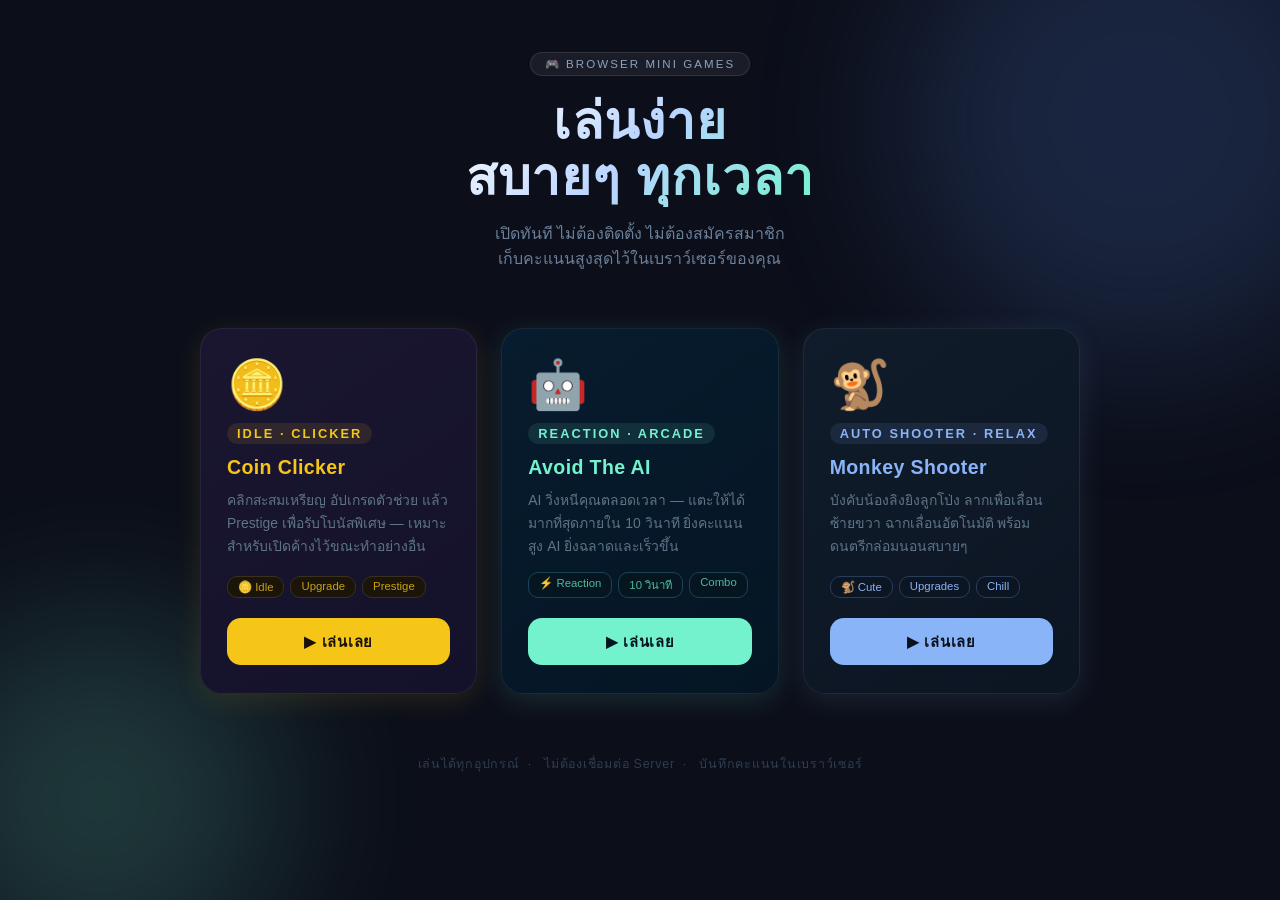
<file: index.html>
<!doctype html>
<html lang="th">
  <head>
    <meta charset="UTF-8" />
    <meta name="viewport" content="width=device-width, initial-scale=1.0" />
    <title>Mini Games — เล่นง่าย สบายๆ</title>
    <style>
      *, *::before, *::after { margin: 0; padding: 0; box-sizing: border-box; }

      body {
        font-family: "Segoe UI", "Helvetica Neue", sans-serif;
        background: #0c0f1a;
        color: #e0e6f0;
        min-height: 100vh;
        display: flex;
        flex-direction: column;
        align-items: center;
        padding: 52px 20px 72px;
      }

      /* ── Ambient background blobs ─── */
      body::before, body::after {
        content: "";
        position: fixed;
        border-radius: 50%;
        pointer-events: none;
        filter: blur(80px);
        opacity: 0.18;
        z-index: 0;
      }
      body::before {
        width: 480px; height: 480px;
        top: -120px; right: -100px;
        background: #5b8dee;
      }
      body::after {
        width: 360px; height: 360px;
        bottom: -80px; left: -80px;
        background: #74f2ce;
      }

      /* ── Header ───────────────────── */
      .header {
        position: relative;
        z-index: 1;
        text-align: center;
        margin-bottom: 56px;
      }

      .badge {
        display: inline-block;
        padding: 4px 14px;
        border-radius: 999px;
        background: rgba(255,255,255,0.06);
        border: 1px solid rgba(255,255,255,0.1);
        font-size: 0.72rem;
        letter-spacing: 0.18em;
        text-transform: uppercase;
        color: #8ba4c0;
        margin-bottom: 18px;
      }

      .site-title {
        font-size: clamp(2rem, 6vw, 3.2rem);
        font-weight: 800;
        letter-spacing: 0.02em;
        line-height: 1.1;
        background: linear-gradient(135deg, #ffffff 0%, #b8d4ff 50%, #74f2ce 100%);
        -webkit-background-clip: text;
        -webkit-text-fill-color: transparent;
        background-clip: text;
        margin-bottom: 14px;
      }

      .site-sub {
        font-size: 1rem;
        color: #6a7f99;
        max-width: 38ch;
        margin: 0 auto;
        line-height: 1.6;
      }

      /* ── Grid ─────────────────────── */
      .grid {
        position: relative;
        z-index: 1;
        display: grid;
        grid-template-columns: repeat(auto-fit, minmax(260px, 1fr));
        gap: 24px;
        width: 100%;
        max-width: 880px;
      }

      /* ── Card ─────────────────────── */
      .card {
        border-radius: 22px;
        padding: 32px 26px 28px;
        display: flex;
        flex-direction: column;
        align-items: flex-start;
        gap: 10px;
        text-decoration: none;
        position: relative;
        overflow: hidden;
        cursor: pointer;
        transition: transform 0.2s ease, box-shadow 0.2s ease;
        border: 1px solid rgba(255,255,255,0.07);
      }

      /* Glow overlay */
      .card::after {
        content: "";
        position: absolute;
        inset: 0;
        background: var(--card-glow, rgba(255,255,255,0));
        opacity: 0;
        transition: opacity 0.22s ease;
        pointer-events: none;
      }
      .card:hover { transform: translateY(-5px); }
      .card:hover::after { opacity: 1; }

      /* ── Card: Coin ────────────────── */
      .card-coin {
        background: linear-gradient(145deg, #1a1630 0%, #14112a 100%);
        box-shadow: 0 6px 28px rgba(245,197,24,0.12);
        --card-glow: radial-gradient(circle at 50% 0%, rgba(245,197,24,0.08), transparent 60%);
      }
      .card-coin:hover { box-shadow: 0 14px 44px rgba(245,197,24,0.28); }

      /* ── Card: Avoid The AI ────────── */
      .card-ai {
        background: linear-gradient(145deg, #071c2e 0%, #051524 100%);
        box-shadow: 0 6px 28px rgba(116,242,206,0.13);
        --card-glow: radial-gradient(circle at 50% 0%, rgba(116,242,206,0.09), transparent 60%);
      }
      .card-ai:hover { box-shadow: 0 14px 44px rgba(116,242,206,0.28); }

      /* ── Card: Monkey Shooter ──────── */
      .card-monkey {
        background: linear-gradient(145deg, #101c2b 0%, #0c1522 100%);
        box-shadow: 0 6px 28px rgba(138, 180, 248, 0.12);
        --card-glow: radial-gradient(circle at 50% 0%, rgba(138, 180, 248, 0.1), transparent 60%);
      }
      .card-monkey:hover { box-shadow: 0 14px 44px rgba(138, 180, 248, 0.28); }

      /* ── Icon ─────────────────────── */
      .card-icon {
        font-size: 3rem;
        line-height: 1;
        margin-bottom: 4px;
        animation: float 3.4s ease-in-out infinite;
      }
      .card:nth-child(2) .card-icon { animation-delay: 0.7s; }

      @keyframes float {
        0%, 100% { transform: translateY(0); }
        50%       { transform: translateY(-9px); }
      }

      /* ── Card text ────────────────── */
      .card-name {
        font-size: 1.22rem;
        font-weight: 700;
        letter-spacing: 0.02em;
      }
      .card-coin .card-name { color: #f5c518; }
      .card-ai   .card-name { color: #74f2ce; }
      .card-monkey .card-name { color: #8ab4f8; }

      .card-hook {
        font-size: 0.8rem;
        font-weight: 600;
        text-transform: uppercase;
        letter-spacing: 0.16em;
        padding: 3px 10px;
        border-radius: 999px;
        margin-bottom: 2px;
      }
      .card-coin .card-hook { background: rgba(245,197,24,0.1); color: #f5c518; }
      .card-ai   .card-hook { background: rgba(116,242,206,0.1); color: #74f2ce; }
      .card-monkey .card-hook { background: rgba(138, 180, 248, 0.1); color: #8ab4f8; }

      .card-desc {
        font-size: 0.87rem;
        color: #5e7489;
        line-height: 1.65;
        flex: 1;
      }

      /* ── Tags ─────────────────────── */
      .card-tags {
        display: flex;
        flex-wrap: wrap;
        gap: 6px;
        margin-top: 4px;
      }

      .tag {
        font-size: 0.71rem;
        border-radius: 10px;
        padding: 3px 10px;
        border: 1px solid;
        font-weight: 500;
      }
      .card-coin .tag { color: #c9a010; border-color: #3a3020; background: #1a1508; }
      .card-ai   .tag { color: #4fb89a; border-color: #1a4455; background: #061620; }
      .card-monkey .tag { color: #8ab4f8; border-color: #2b3d5c; background: #0c1522; }

      /* ── Play button ──────────────── */
      .play-btn {
        align-self: stretch;
        margin-top: 10px;
        padding: 12px 24px;
        border: none;
        border-radius: 14px;
        font-size: 0.92rem;
        font-weight: 700;
        cursor: pointer;
        letter-spacing: 0.05em;
        text-decoration: none;
        display: flex;
        align-items: center;
        justify-content: center;
        gap: 8px;
        transition: filter 0.15s, transform 0.15s;
      }
      .play-btn:hover { filter: brightness(1.12); transform: scale(1.02); }
      .card-coin .play-btn { background: #f5c518; color: #1a1208; }
      .card-ai   .play-btn { background: #74f2ce; color: #04141e; }
      .card-monkey .play-btn { background: #8ab4f8; color: #0a111a; }

      /* ── Footer ───────────────────── */
      footer {
        position: relative;
        z-index: 1;
        margin-top: 60px;
        font-size: 0.78rem;
        color: #2e3d50;
        letter-spacing: 0.06em;
        text-align: center;
      }
      footer span { margin: 0 8px; }

      @media (max-width: 500px) {
        body { padding: 36px 16px 56px; }
        .header { margin-bottom: 36px; }
        .card { padding: 24px 20px 22px; }
        .card-icon { font-size: 2.4rem; }
      }
    </style>
  </head>
  <body>

    <header class="header">
      <div class="badge">🎮 Browser Mini Games</div>
      <h1 class="site-title">เล่นง่าย<br>สบายๆ ทุกเวลา</h1>
      <p class="site-sub">เปิดทันที ไม่ต้องติดตั้ง ไม่ต้องสมัครสมาชิก<br>เก็บคะแนนสูงสุดไว้ในเบราว์เซอร์ของคุณ</p>
    </header>

    <div class="grid">

      <!-- Coin Clicker -->
      <a class="card card-coin" href="Coin-Clicker/index.html">
        <div class="card-icon">🪙</div>
        <div class="card-hook">Idle · Clicker</div>
        <div class="card-name">Coin Clicker</div>
        <p class="card-desc">คลิกสะสมเหรียญ อัปเกรดตัวช่วย แล้ว Prestige เพื่อรับโบนัสพิเศษ — เหมาะสำหรับเปิดค้างไว้ขณะทำอย่างอื่น</p>
        <div class="card-tags">
          <span class="tag">🪙 Idle</span>
          <span class="tag">Upgrade</span>
          <span class="tag">Prestige</span>
        </div>
        <span class="play-btn">▶ เล่นเลย</span>
      </a>

      <!-- Avoid The AI -->
      <a class="card card-ai" href="avoid-the-ai/index.html">
        <div class="card-icon">🤖</div>
        <div class="card-hook">Reaction · Arcade</div>
        <div class="card-name">Avoid The AI</div>
        <p class="card-desc">AI วิ่งหนีคุณตลอดเวลา — แตะให้ได้มากที่สุดภายใน 10 วินาที ยิ่งคะแนนสูง AI ยิ่งฉลาดและเร็วขึ้น</p>
        <div class="card-tags">
          <span class="tag">⚡ Reaction</span>
          <span class="tag">10 วินาที</span>
          <span class="tag">Combo</span>
        </div>
        <span class="play-btn">▶ เล่นเลย</span>
      </a>

      <!-- Monkey Shooter -->
      <a class="card card-monkey" href="Monkey-Shooter/index.html">
        <div class="card-icon">🐒</div>
        <div class="card-hook">Auto Shooter · Relax</div>
        <div class="card-name">Monkey Shooter</div>
        <p class="card-desc">บังคับน้องลิงยิงลูกโป่ง ลากเพื่อเลื่อนซ้ายขวา ฉากเลื่อนอัตโนมัติ พร้อมดนตรีกล่อมนอนสบายๆ</p>
        <div class="card-tags">
          <span class="tag">🐒 Cute</span>
          <span class="tag">Upgrades</span>
          <span class="tag">Chill</span>
        </div>
        <span class="play-btn">▶ เล่นเลย</span>
      </a>

    </div>

    <footer>
      <span>เล่นได้ทุกอุปกรณ์</span>·
      <span>ไม่ต้องเชื่อมต่อ Server</span>·
      <span>บันทึกคะแนนในเบราว์เซอร์</span>
    </footer>

  </body>
</html>
</file>
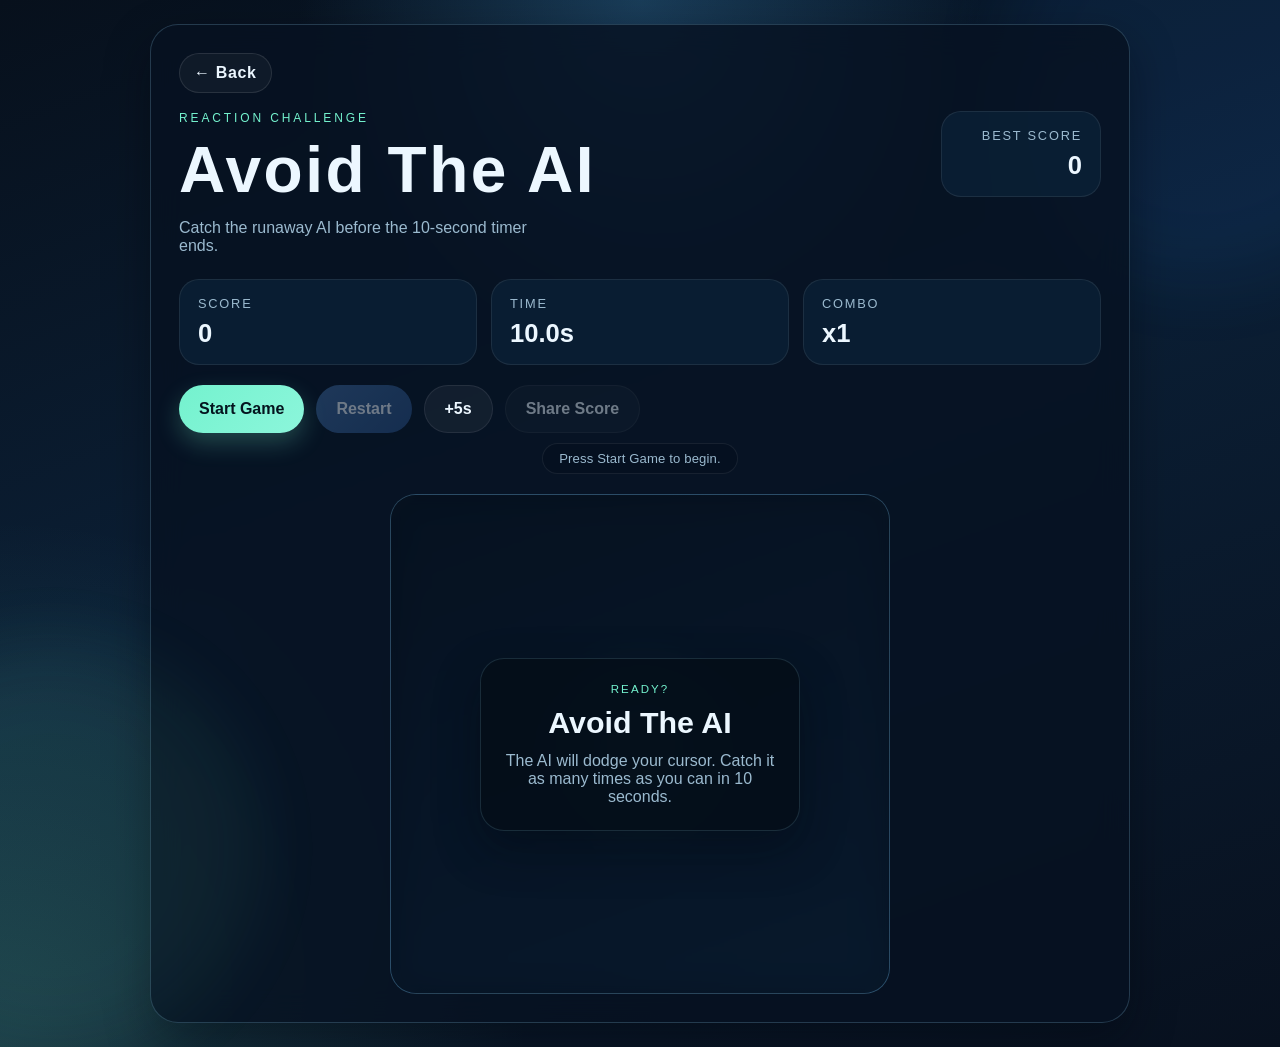
<file: avoid-the-ai/index.html>
<!DOCTYPE html>
<html lang="en">
<head>
  <meta charset="UTF-8">
  <meta name="viewport" content="width=device-width, initial-scale=1.0">
  <title>Avoid The AI</title>
  <link rel="stylesheet" href="style.css">
</head>
<body>
  <main class="app-shell">
    <section class="game-card">
      <a class="back-link" href="../index.html" aria-label="Back to game menu">&larr; Back</a>

      <div class="hero-row">
        <div>
          <p class="eyebrow">Reaction Challenge</p>
          <h1>Avoid The AI</h1>
          <p class="subtitle">Catch the runaway AI before the 10-second timer ends.</p>
        </div>
        <div class="best-score-panel">
          <span class="best-label">Best Score</span>
          <strong id="bestScoreValue">0</strong>
        </div>
      </div>

      <section class="hud" aria-label="Game status">
        <article class="hud-tile">
          <span class="hud-label">Score</span>
          <strong id="scoreValue">0</strong>
        </article>
        <article class="hud-tile">
          <span class="hud-label">Time</span>
          <strong id="timeValue">10.0s</strong>
        </article>
        <article class="hud-tile combo-tile">
          <span class="hud-label">Combo</span>
          <strong id="comboValue">x1</strong>
        </article>
      </section>

      <section class="controls" aria-label="Game controls">
        <button id="startButton" class="ui-button primary">Start Game</button>
        <button id="restartButton" class="ui-button secondary" disabled>Restart</button>
        <button id="addTimeButton" class="ui-button ghost">+5s</button>
        <button id="shareButton" class="ui-button ghost" disabled>Share Score</button>
      </section>

      <div id="statusToast" class="status-toast">Press Start Game to begin.</div>

      <section class="arena-panel">
        <div id="arena" class="arena" aria-label="Game arena">
          <div class="arena-grid" aria-hidden="true"></div>
          <button id="aiButton" class="ai-button hidden" type="button">AI</button>
          <div id="aiMessage" class="ai-message hidden" aria-live="polite"></div>
        <div id="overlay" class="overlay">
            <div class="overlay-card">
              <p class="overlay-kicker">Ready?</p>
              <h2 id="overlayTitle">Avoid The AI</h2>
              <p id="overlayText">The AI will dodge your cursor. Catch it as many times as you can in 10 seconds.</p>
            </div>
          </div>
        </div>
      </section>
    </section>
  </main>

  <!-- Score Modal -->
  <div id="scoreModal" class="score-modal hidden" role="dialog" aria-modal="true" aria-labelledby="modalTitle">
    <div class="score-modal-backdrop"></div>
    <div class="score-modal-card">
      <div class="modal-glow"></div>
      <p class="modal-kicker">Run Complete</p>
      <h2 id="modalTitle" class="modal-title">Game Over</h2>
      <div class="modal-stats">
        <div class="modal-stat">
          <span class="modal-stat-label">Score</span>
          <strong id="modalScore" class="modal-stat-value">0</strong>
        </div>
        <div class="modal-stat modal-stat--accent">
          <span class="modal-stat-label">Best</span>
          <strong id="modalBest" class="modal-stat-value">0</strong>
        </div>
        <div class="modal-stat">
          <span class="modal-stat-label">Combo Peak</span>
          <strong id="modalCombo" class="modal-stat-value">x1</strong>
        </div>
      </div>
      <div id="modalNewRecord" class="modal-new-record hidden">🏆 New Record!</div>
      <div class="modal-actions">
        <button id="modalPlayAgain" class="ui-button primary">Play Again</button>
        <button id="modalShare" class="ui-button ghost">Share Score</button>
      </div>
    </div>
  </div>

  <script src="game.js"></script>
</body>
</html>
</file>
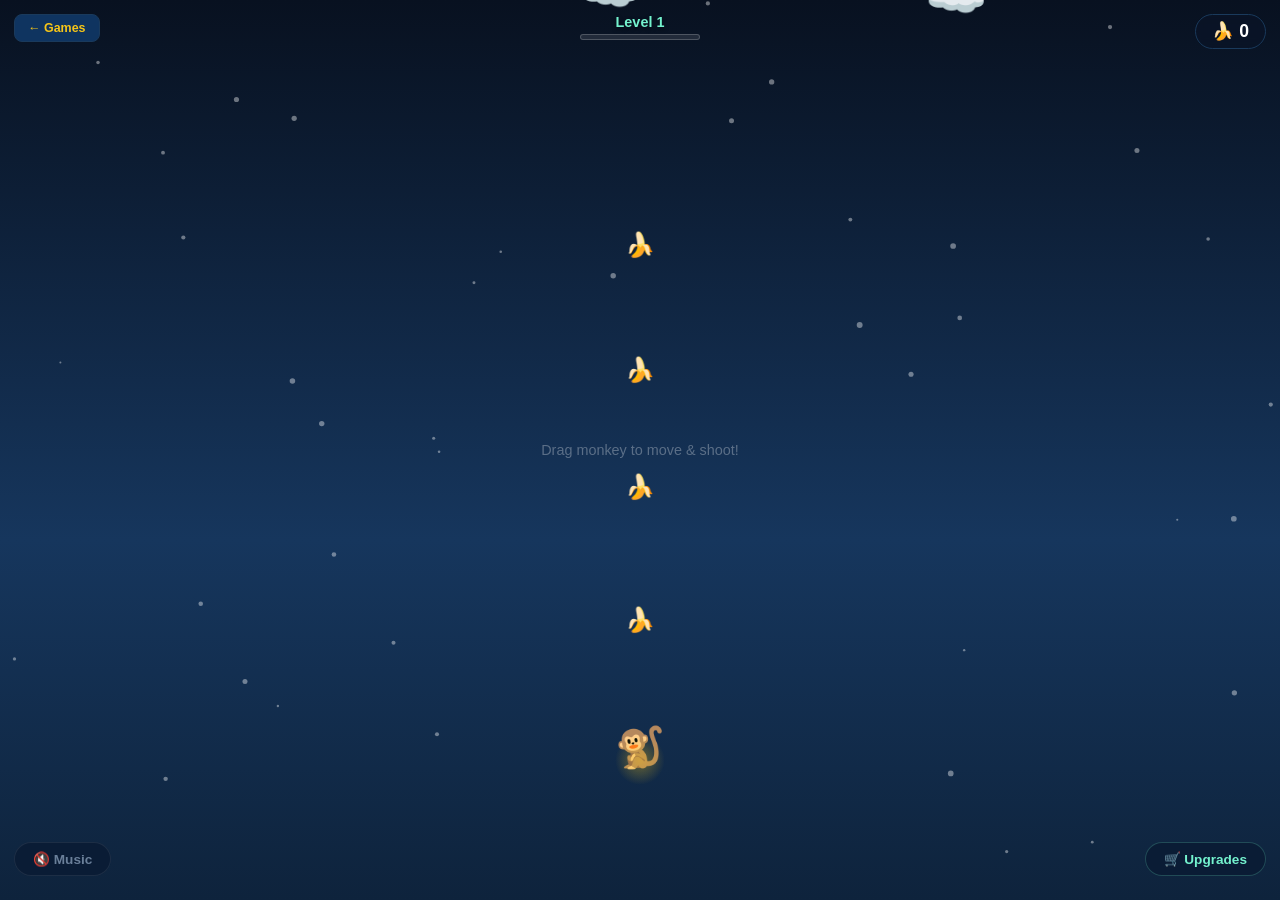
<file: Monkey-Shooter/index.html>
<!DOCTYPE html>
<html lang="en">
<head>
  <meta charset="UTF-8" />
  <meta name="viewport" content="width=device-width, initial-scale=1.0, maximum-scale=1.0, user-scalable=no"/>
  <title>Monkey Shooter</title>
  <style>
    /* ═══════════════════════════════════════════
       RESET & BASE (from Coin Clicker theme)
    ═══════════════════════════════════════════ */
    *, *::before, *::after { margin: 0; padding: 0; box-sizing: border-box; }

    html, body {
      touch-action: none; /* prevent scrolling/zooming */
    }

    :root {
      --gold:       #f5c518;
      --navy:       #0f3460;
      --navy-light: #16213e;
      --navy-border:#1a3a5c;
      --teal:       #74f2ce;
      --text:       #dde;
      --muted:      #666;
    }

    body {
      font-family: 'Segoe UI', sans-serif;
      background: linear-gradient(180deg, #081120 0%, #16365d 60%, #0e233c 100%);
      color: var(--text);
      height: 100vh;
      width: 100vw;
      overflow: hidden;
      position: relative;
    }

    canvas {
      display: block;
      width: 100%;
      height: 100%;
    }

    /* ═══════════════════════════════════════════
       UI OVERLAYS
    ═══════════════════════════════════════════ */
    #ui-layer {
      position: absolute;
      inset: 0;
      pointer-events: none; /* let touches pass to canvas */
      z-index: 10;
    }

    .hud-element {
      position: absolute;
      pointer-events: auto;
    }

    #back-btn {
      top: 14px; left: 14px;
      background: var(--navy);
      border: 1px solid var(--navy-border);
      color: var(--gold);
      border-radius: 8px;
      padding: 6px 13px;
      font-size: 0.78rem;
      font-weight: bold;
      cursor: pointer;
      text-decoration: none;
      transition: background 0.15s;
    }
    #back-btn:hover { background: #1a5276; }

    #coin-display {
      top: 14px; right: 14px;
      background: rgba(10, 20, 40, 0.6);
      border: 1px solid var(--navy-border);
      color: var(--gold);
      border-radius: 20px;
      padding: 6px 16px;
      font-size: 1.1rem;
      font-weight: bold;
      backdrop-filter: blur(4px);
    }
    #coin-display span { color: #fff; }

    #controls-area {
      bottom: 24px; left: 14px; right: 14px;
      display: flex;
      justify-content: space-between;
      align-items: center;
    }

    .hud-btn {
      background: rgba(10, 28, 52, 0.82);
      border: 1px solid rgba(116, 242, 206, 0.22);
      color: var(--teal);
      border-radius: 999px;
      padding: 8px 18px;
      font-size: 0.85rem;
      font-weight: 600;
      cursor: pointer;
      backdrop-filter: blur(8px);
      transition: background 0.2s, border-color 0.2s, transform 0.1s;
      user-select: none;
    }
    .hud-btn:hover {
      background: rgba(20, 48, 80, 0.92);
      border-color: rgba(116,242,206,0.5);
      transform: scale(1.04);
    }
    .hud-btn:active { transform: scale(0.96); }
    .hud-btn.muted {
      color: #6a7f99;
      border-color: rgba(255,255,255,0.08);
    }

    #toast {
      position: fixed;
      top: 70px; left: 50%;
      transform: translateX(-50%) translateY(-20px);
      background: #1e2a10;
      border: 1px solid var(--gold);
      color: var(--gold);
      border-radius: 10px;
      padding: 8px 16px;
      font-size: 0.8rem;
      font-weight: bold;
      opacity: 0;
      transition: opacity 0.3s, transform 0.3s;
      pointer-events: none;
      z-index: 100;
    }
    #toast.show {
      opacity: 1;
      transform: translateX(-50%) translateY(0);
    }

    /* ═══════════════════════════════════════════
       UPGRADES MENU (BOTTOM SHEET)
    ═══════════════════════════════════════════ */
    #menu-backdrop {
      position: fixed;
      inset: 0;
      background: rgba(0,0,0,0.65);
      z-index: 200;
      opacity: 0;
      pointer-events: none;
      transition: opacity 0.3s;
    }
    #menu-backdrop.show { opacity: 1; pointer-events: auto; }

    #menu-overlay {
      position: fixed;
      bottom: 0; left: 0; right: 0;
      height: 70vh;
      background: var(--navy-light);
      border-top: 2px solid var(--navy-border);
      border-radius: 20px 20px 0 0;
      z-index: 201;
      display: flex;
      flex-direction: column;
      transform: translateY(100%);
      transition: transform 0.35s cubic-bezier(0.32, 1.1, 0.64, 1);
    }
    #menu-overlay.open { transform: translateY(0); pointer-events: auto; }

    #menu-header {
      display: flex; justify-content: space-between; align-items: center;
      padding: 14px 20px; border-bottom: 1px solid var(--navy);
    }
    #menu-title { font-size: 1rem; font-weight: bold; color: var(--gold); }
    #menu-close { background: none; border: none; color: var(--muted); font-size: 1.2rem; cursor: pointer; }

    #menu-content {
      flex: 1; overflow-y: auto; padding: 16px; display: flex; flex-direction: column; gap: 12px;
    }

    .upgrade-card {
      background: #0d1b36;
      border: 1px solid var(--navy-border);
      border-radius: 12px;
      padding: 12px;
      display: flex; justify-content: space-between; align-items: center;
    }
    .u-info h3 { font-size: 0.9rem; margin-bottom: 3px; color: #fff; }
    .u-info p { font-size: 0.75rem; color: var(--muted); }
    .u-owned { font-size: 0.7rem; color: var(--teal); margin-top: 4px; font-weight: bold; }
    
    .buy-btn {
      background: var(--navy); color: var(--gold);
      border: 1px solid #1a5276; border-radius: 8px;
      padding: 8px 12px; font-size: 0.8rem; font-weight: bold;
      cursor: pointer; min-width: 75px;
    }
    .buy-btn:disabled { opacity: 0.3; cursor: not-allowed; }
    .buy-btn:not(:disabled):hover { background: #1a5276; transform: scale(1.05); }

    .idle-hint {
      position: absolute;
      top: 50%; left: 50%;
      transform: translate(-50%, -50%);
      font-size: 0.9rem;
      color: rgba(255, 255, 255, 0.3);
      pointer-events: none;
      animation: pulse 2s infinite alternate;
    }
    @keyframes pulse { from { opacity: 0.2; } to { opacity: 0.6; } }

    /* ═══════════════════════════════════════════
       EXP & LEVEL UI
    ═══════════════════════════════════════════ */
    #level-area {
      position: absolute;
      top: 14px; left: 50%;
      transform: translateX(-50%);
      text-align: center;
      width: 120px;
    }
    #level-text {
      font-size: 0.9rem;
      font-weight: bold;
      color: var(--teal);
      margin-bottom: 4px;
      text-shadow: 0 2px 4px rgba(0,0,0,0.5);
    }
    #exp-bar-bg {
      width: 100%;
      height: 6px;
      background: rgba(255,255,255,0.1);
      border-radius: 4px;
      overflow: hidden;
      border: 1px solid rgba(255,255,255,0.2);
    }
    #exp-bar-fill {
      width: 0%;
      height: 100%;
      background: linear-gradient(90deg, #74f2ce, #f5c518);
      transition: width 0.3s cubic-bezier(0.2, 0.8, 0.2, 1);
    }

    /* ═══════════════════════════════════════════
       BOSS & EVENT WARNING
    ═══════════════════════════════════════════ */
    #warning-msg {
      position: absolute;
      top: 30%; left: 50%;
      transform: translate(-50%, -50%) scale(0.8);
      font-size: 1.8rem;
      font-weight: 900;
      color: #ff4757;
      text-shadow: 0 0 15px rgba(255, 71, 87, 0.8);
      opacity: 0;
      pointer-events: none;
      transition: opacity 0.3s, transform 0.3s;
      white-space: nowrap;
    }
    #warning-msg.show {
      opacity: 1;
      transform: translate(-50%, -50%) scale(1);
      animation: warnPulse 1s infinite alternate;
    }
    @keyframes warnPulse {
      0% { transform: translate(-50%, -50%) scale(1); }
      100% { transform: translate(-50%, -50%) scale(1.1); text-shadow: 0 0 25px rgba(255, 71, 87, 1); }
    }  </style>
</head>
<body>

  <canvas id="game"></canvas>

  <div id="ui-layer">
    <a id="back-btn" class="hud-element" href="../index.html">← Games</a>

    <div id="level-area" class="hud-element">
      <div id="level-text">Level <span id="lv-num">1</span></div>
      <div id="exp-bar-bg"><div id="exp-bar-fill"></div></div>
    </div>

    <div id="coin-display" class="hud-element">🍌 <span id="coins">0</span></div>
    
    <div class="idle-hint" id="start-hint">Drag monkey to move & shoot!</div>
    <div id="warning-msg">⚠️ BOSS APPROACHING ⚠️</div>

    <div id="controls-area" class="hud-element">
      <button id="music-btn" class="hud-btn muted" onclick="toggleMusic()">🔇 Music</button>
      <button id="menu-btn" class="hud-btn" onclick="toggleMenu()">🛒 Upgrades</button>
    </div>
  </div>

  <div id="toast"></div>

  <!-- UPGRADES MENU -->
  <div id="menu-backdrop" onclick="toggleMenu()"></div>
  <div id="menu-overlay">
    <div id="menu-header">
      <div id="menu-title">🛒 Upgrades (Auto-Save)</div>
      <button id="menu-close" onclick="toggleMenu()">✕</button>
    </div>
    <div id="menu-content">
      <div class="upgrade-card">
        <div class="u-info">
          <h3>🍌 Banana Damage</h3>
          <p>Increases shot power</p>
          <div class="u-owned">Lv <span id="u-dmg-lv">1</span></div>
        </div>
        <button class="buy-btn" id="b-dmg" onclick="buyUpgrade('dmg')">🍌 <span id="c-dmg">10</span></button>
      </div>
      <div class="upgrade-card">
        <div class="u-info">
          <h3>⚡ Fire Rate</h3>
          <p>Shoots faster</p>
          <div class="u-owned">Lv <span id="u-spd-lv">1</span></div>
        </div>
        <button class="buy-btn" id="b-spd" onclick="buyUpgrade('spd')">🍌 <span id="c-spd">25</span></button>
      </div>
      <div class="upgrade-card">
        <div class="u-info">
          <h3>🌟 Multi-Shot</h3>
          <p>Fires extra bananas</p>
          <div class="u-owned">Lv <span id="u-multi-lv">0</span></div>
        </div>
        <button class="buy-btn" id="b-multi" onclick="buyUpgrade('multi')">🍌 <span id="c-multi">150</span></button>
      </div>
    </div>
  </div>

<script>
/* ════════════════════════════════════════════════
   GAME STATE & STORAGE
════════════════════════════════════════════════ */
const DEF_STATE = {
  coins: 0,
  level: 1,
  exp: 0,
  upgrades: { dmg: 1, spd: 1, multi: 0 }
};

let state = JSON.parse(localStorage.getItem('monkeyShooterSave')) || DEF_STATE;
// Migrate old saves
if (state.level === undefined) { state.level = 1; state.exp = 0; }

function saveGame() {
  localStorage.setItem('monkeyShooterSave', JSON.stringify(state));
  updateUI();
}

function getExpReq(lvl) {
  return lvl * 15; // 15, 30, 45, 60... EXP per level
}

function getCost(type) {
  const lv = state.upgrades[type];
  if (type === 'dmg') return Math.floor(10 * Math.pow(1.5, lv - 1));
  if (type === 'spd') return Math.floor(25 * Math.pow(1.6, lv - 1));
  if (type === 'multi') return Math.floor(150 * Math.pow(2.2, lv));
  return 999999;
}

function buyUpgrade(type) {
  const cost = getCost(type);
  if (state.coins >= cost) {
    if (type === 'multi' && state.upgrades.multi >= 4) {
      showToast('Max level reached!');
      return;
    }
    state.coins -= cost;
    state.upgrades[type]++;
    if (!_muted) playSoftUpgrade();
    saveGame();
  }
}

function updateUI() {
  document.getElementById('coins').textContent = Math.floor(state.coins);
  document.getElementById('lv-num').textContent = state.level;
  
  const expReq = getExpReq(state.level);
  const pct = Math.min(100, (state.exp / expReq) * 100);
  document.getElementById('exp-bar-fill').style.width = pct + '%';
  
  const dCost = getCost('dmg');
  document.getElementById('u-dmg-lv').textContent = state.upgrades.dmg;
  document.getElementById('c-dmg').textContent = dCost;
  document.getElementById('b-dmg').disabled = state.coins < dCost;

  const sCost = getCost('spd');
  document.getElementById('u-spd-lv').textContent = state.upgrades.spd;
  document.getElementById('c-spd').textContent = sCost;
  document.getElementById('b-spd').disabled = state.coins < sCost;

  const mCost = getCost('multi');
  document.getElementById('u-multi-lv').textContent = state.upgrades.multi >= 4 ? 'MAX' : state.upgrades.multi;
  document.getElementById('c-multi').textContent = state.upgrades.multi >= 4 ? '---' : mCost;
  document.getElementById('b-multi').disabled = state.coins < mCost || state.upgrades.multi >= 4;
}

/* ════════════════════════════════════════════════
   ENGINE SETTINGS & ENTITIES
════════════════════════════════════════════════ */
const canvas = document.getElementById('game');
const ctx = canvas.getContext('2d');
let W, H;
function resize() {
  W = canvas.width = window.innerWidth;
  H = canvas.height = window.innerHeight;
}
window.addEventListener('resize', resize);
resize();

const GAME = {
  player: { x: W/2, y: H - 150, size: 40, emoji: '🐒' },
  bullets: [],
  enemies: [],
  drops: [],
  particles: [],
  powerup: { type: null, time: 0 },
  stars: [],
  lastShot: 0,
  scoreTexts: [],
  
  // New systems
  state: 'PLAYING',         // PLAYING, WARNING, BOSS
  modeTimer: 0,             // Time until next phase
  nextEventTime: 30 + Math.random() * 30, // 30-60s
  bossData: { maxHp: 0 }
};

// Init flowing background stars
for(let i=0; i<40; i++) {
  GAME.stars.push({
    x: Math.random() * W,
    y: Math.random() * H,
    s: Math.random() * 2 + 1,
    speed: Math.random() * 40 + 20
  });
}

// Input handling (drag to move)
let isDragging = false;
canvas.addEventListener('pointerdown', e => {
  isDragging = true;
  GAME.player.x = e.clientX;
  GAME.player.y = e.clientY - 40; // offset slightly above finger
  document.getElementById('start-hint').style.display = 'none';
  if(!_musicBox && !_muted) startMusic(); // start music on first interact if not muted
});
canvas.addEventListener('pointermove', e => {
  if (isDragging) {
    GAME.player.x = e.clientX;
    GAME.player.y = e.clientY - 40;
  }
});
canvas.addEventListener('pointerup', () => { isDragging = false; });
canvas.addEventListener('pointercancel', () => { isDragging = false; });

/* ════════════════════════════════════════════════
   GAME LOOP
════════════════════════════════════════════════ */
let lastTime = 0;
function loop(time) {
  const dt = (time - lastTime) / 1000;
  lastTime = time;
  
  update(dt, time);
  draw();
  
  requestAnimationFrame(loop);
}
requestAnimationFrame(loop);

function update(dt, time) {
  // Constrain player
  if (GAME.player.x < 20) GAME.player.x = 20;
  if (GAME.player.x > W - 20) GAME.player.x = W - 20;
  if (GAME.player.y < 20) GAME.player.y = 20;
  if (GAME.player.y > H - 20) GAME.player.y = H - 20;

  // Calculate difficulty globally for this frame
  let totalUpgrades = (state.upgrades.dmg - 1) + (state.upgrades.spd - 1) + state.upgrades.multi;
  let difficultyMult = 1 + (totalUpgrades * 0.15);
  let baseSpawnRate = 0.03;

  // Auto Shoot (Faster base fire rate)
  let fireInterval = Math.max(0.08, 0.25 - (state.upgrades.spd * 0.015)); 
  if (GAME.powerup.type === 'spd' && GAME.powerup.time > 0) fireInterval /= 2;

  if (time - GAME.lastShot > fireInterval * 1000) {
    GAME.lastShot = time;
    shoot();
  }

  if (GAME.powerup.time > 0) {
    GAME.powerup.time -= dt;
    if (GAME.powerup.time <= 0) GAME.powerup.type = null;
  }

  // Move Bullets
  for (let i = GAME.bullets.length - 1; i >= 0; i--) {
    let b = GAME.bullets[i];
    b.y -= 500 * dt;
    b.x += b.vx * dt;
    if (b.y < -50) GAME.bullets.splice(i, 1);
  }

  // Mode Handling
  if (GAME.state === 'WARNING') {
    GAME.modeTimer -= dt;
    if (GAME.modeTimer <= 0) {
      spawnBoss();
      document.getElementById('warning-msg').classList.remove('show');
    }
    // minimal enemy spawn during warning
    if (Math.random() < 0.01) spawnNormalEnemy(difficultyMult, totalUpgrades);
  } else if (GAME.state === 'PLAYING') {
    GAME.nextEventTime -= dt;
    if (GAME.nextEventTime <= 0) triggerRandomEvent();
    
    // Normal Spawn
    let spawnChance = baseSpawnRate * (1 + (totalUpgrades * 0.1));
    if (Math.random() < spawnChance) spawnNormalEnemy(difficultyMult, totalUpgrades);
  }

  // --- Helpers for Spawning ---
  function spawnNormalEnemy(diff, upg) {
    const types = [
      { e: '🎈', hp: 1 + Math.floor(diff * 1.5), v: 80 * (1 + upg*0.05), s: 35 },
      { e: '☁️', hp: 2 + Math.floor(diff * 2.5), v: 50 * (1 + upg*0.05), s: 50 },
      { e: '🛸', hp: 4 + Math.floor(diff * 4.0), v: 120 * (1 + upg*0.05), s: 40 }
    ];
    let type = types[Math.floor(Math.random() * types.length)];
    if (Math.random() < 0.05) type = { e: '👾', hp: 15 + Math.floor(diff * 8), v: 30 * (1 + upg*0.02), s: 80 };

    GAME.enemies.push({
      x: Math.random() * (W - 60) + 30, y: -50,
      vx: (Math.random() - 0.5) * 40 * diff,
      hp: type.hp, maxHp: type.hp, isBoss: false,
      emoji: type.e, speed: type.v, size: type.s,
      wobble: Math.random() * Math.PI * 2
    });
  }

  // Move Enemies & Collisions
  for (let i = GAME.enemies.length - 1; i >= 0; i--) {
    let e = GAME.enemies[i];
    e.y += e.speed * dt;
    e.x += (Math.sin(time/500 + e.wobble) * 30 + e.vx) * dt;

    if (e.y > H + 50) { GAME.enemies.splice(i, 1); continue; }

    // Bullet Hit
    for (let j = GAME.bullets.length - 1; j >= 0; j--) {
      let b = GAME.bullets[j];
      let dx = e.x - b.x;
      let dy = e.y - b.y;
      if (Math.sqrt(dx*dx + dy*dy) < (e.size/2 + 15)) {
        // Hit!
        e.hp -= state.upgrades.dmg;
        GAME.bullets.splice(j, 1);
        spawnParticles(b.x, b.y, '#f5c518');
        if (!_muted) playHitSound();

        if (e.hp <= 0) {
          if (e.isBoss) {
            // Boss Defeated!
            GAME.state = 'PLAYING';
            spawnScoreText(W/2, H/2, 'BOSS DEFEATED!');
            spawnParticles(e.x, e.y, '#f5c518', 40);
            for(let k=0; k<15; k++) {
              GAME.drops.push({
                x: e.x + (Math.random()-0.5)*100, y: e.y + (Math.random()-0.5)*100,
                type: 'banana', val: 50, pType: null,
                vx: (Math.random() - 0.5) * 300, vy: -200 - Math.random() * 200
              });
            }
            if (!_muted) playKillSound();
            GAME.nextEventTime = 30 + Math.random() * 30; // reset event timer
          } else {
            // Normal Kill
            let val = Math.ceil(e.maxHp * 0.5);
            
            // Gain EXP
            state.exp++;
            let expReq = getExpReq(state.level);
            if (state.exp >= expReq) {
              state.level++;
              state.exp -= expReq;
              spawnScoreText(GAME.player.x, GAME.player.y - 50, 'LEVEL UP!');
              spawnParticles(GAME.player.x, GAME.player.y, '#74f2ce', 15);
              if (!_muted) playSoftUpgrade();
              
              updateUI();
              
              // Check Boss
              if (state.level % 5 === 0) {
                triggerBossWarning();
              }
            }
            
            // Spawn Drop instead of auto-collect
            let isPowerup = Math.random() < 0.08; 
            let pType = null;
            if (isPowerup) {
              const pts = ['spd', 'bomb', 'multi'];
              pType = pts[Math.floor(Math.random() * pts.length)];
            }
            GAME.drops.push({
              x: e.x, y: e.y,
              type: isPowerup ? 'powerup' : 'banana',
              val: val,
              pType: pType,
              vx: (Math.random() - 0.5) * 100,
              vy: -100 - Math.random() * 50
            });

            spawnParticles(e.x, e.y, '#74f2ce', 8);
            if (!_muted) playKillSound();
          }
          
          GAME.enemies.splice(i, 1);
          break; // enemy dead, stop bullet loop
        }
      }
    }
  }

  // Move Drops & Collection
  let px = GAME.player.x;
  let py = GAME.player.y;
  for (let i = GAME.drops.length - 1; i >= 0; i--) {
    let d = GAME.drops[i];
    d.vy += 400 * dt; // gravity
    d.x += d.vx * dt;
    d.y += d.vy * dt;

    if (d.y > H + 50) { GAME.drops.splice(i, 1); continue; }

    // Magnet effect towards player if close
    let dx = px - d.x; let dy = py - d.y;
    let dist = Math.sqrt(dx*dx + dy*dy);
    if (dist < 150) {
      d.x += (dx / dist) * 300 * dt;
      d.y += (dy / dist) * 300 * dt;
    }

    // Collection test
    if (dist < 40) {
      if (d.type === 'banana') {
        state.coins += d.val;
        saveGame();
        spawnScoreText(d.x, d.y, '+' + d.val);
        if (!_muted) playHitSound();
      } else if (d.type === 'powerup') {
        if (d.pType === 'bomb') {
          spawnScoreText(W/2, H/2, 'BOOM!');
          GAME.enemies.forEach(en => {
            spawnParticles(en.x, en.y, '#f53b57', 10);
            state.coins += Math.ceil(en.maxHp * 0.5);
          });
          saveGame();
          GAME.enemies = [];
          if (!_muted) playKillSound();
        } else {
          GAME.powerup.type = d.pType;
          GAME.powerup.time = 5.0; // 5 seconds
          spawnScoreText(d.x, d.y, d.pType.toUpperCase() + '!');
          if (!_muted) playSoftUpgrade();
        }
      }
      GAME.drops.splice(i, 1);
    }
  }

  // Move background stars
  GAME.stars.forEach(s => {
    s.y += s.speed * dt;
    if (s.y > H) { s.y = -10; s.x = Math.random() * W; }
  });

  // Particles
  for (let i = GAME.particles.length - 1; i >= 0; i--) {
    let p = GAME.particles[i];
    p.x += p.vx * dt; p.y += p.vy * dt;
    p.life -= dt;
    if (p.life <= 0) GAME.particles.splice(i, 1);
  }

  // Score Texts
  for (let i = GAME.scoreTexts.length - 1; i >= 0; i--) {
    let st = GAME.scoreTexts[i];
    st.y -= 40 * dt;
    st.life -= dt;
    if (st.life <= 0) GAME.scoreTexts.splice(i, 1);
  }
}

function triggerBossWarning() {
  GAME.state = 'WARNING';
  GAME.modeTimer = 4.0; // 4 seconds warning
  document.getElementById('warning-msg').classList.add('show');
  spawnScoreText(W/2, H/2, 'BOSS INCOMING!');
}

function spawnBoss() {
  GAME.state = 'BOSS';
  let bossHp = state.level * 150; // Scaling Boss HP
  let emojis = ['🦍', '🐲', '🌋', '🛸', '🦖'];
  GAME.enemies.push({
    x: W/2, y: -100,
    vx: 0,
    hp: bossHp, maxHp: bossHp, isBoss: true,
    emoji: emojis[(state.level/5 - 1) % emojis.length] || '🦍',
    speed: 15, size: 120, // Slow but huge
    wobble: 0
  });
}

function triggerRandomEvent() {
  GAME.nextEventTime = 40 + Math.random() * 40; // Next event in 40-80s
  const events = ['BANANA_RAIN', 'FRENZY'];
  let ev = events[Math.floor(Math.random() * events.length)];
  
  if (ev === 'BANANA_RAIN') {
    spawnScoreText(W/2, H/3, 'BANANA RAIN!');
    for(let i=0; i<30; i++) {
      setTimeout(() => {
        GAME.drops.push({
          x: Math.random() * W, y: -20,
          type: 'banana', val: 5 * state.level, pType: null,
          vx: (Math.random()-0.5) * 50, vy: 100 + Math.random() * 150
        });
      }, i * 200);
    }
  } else if (ev === 'FRENZY') {
    spawnScoreText(W/2, H/3, 'FRENZY MODE!');
    GAME.powerup.type = 'spd';
    GAME.powerup.time = 8.0; // 8 seconds of frenzy
  }
}

function shoot() {
  let m = state.upgrades.multi; // 0, 1, 2, 3, 4
  if (GAME.powerup.type === 'multi') m += 2;

  const px = GAME.player.x;
  const py = GAME.player.y - 20;
  
  // Base bullet
  GAME.bullets.push({ x: px, y: py, vx: 0 });
  
  if (m >= 1) { GAME.bullets.push({ x: px - 20, y: py + 10, vx: -40 }); GAME.bullets.push({ x: px + 20, y: py + 10, vx: 40 }); }
  if (m >= 2) { GAME.bullets.push({ x: px - 10, y: py, vx: -15 }); GAME.bullets.push({ x: px + 10, y: py, vx: 15 }); }
  if (m >= 3) { GAME.bullets.push({ x: px - 35, y: py + 20, vx: -80 }); GAME.bullets.push({ x: px + 35, y: py + 20, vx: 80 }); }
  if (m >= 4) { GAME.bullets.push({ x: px - 25, y: py + 5, vx: -30 }); GAME.bullets.push({ x: px + 25, y: py + 5, vx: 30 }); }

  if (!_muted) playShootSound();
}

function spawnParticles(x, y, color, count=4) {
  for(let i=0; i<count; i++){
    GAME.particles.push({
      x: x, y: y,
      vx: (Math.random()-0.5)*150, vy: (Math.random()-0.5)*150,
      life: Math.random()*0.3 + 0.2, maxLife: 0.5, color: color
    });
  }
}

function spawnScoreText(x, y, txt) {
  GAME.scoreTexts.push({ x: x, y: y, text: txt, life: 1.0 });
}

function draw() {
  ctx.clearRect(0, 0, W, H);

  // Stars
  ctx.fillStyle = 'rgba(255, 255, 255, 0.4)';
  GAME.stars.forEach(s => {
    ctx.beginPath(); ctx.arc(s.x, s.y, s.s, 0, 9); ctx.fill();
  });

  ctx.textAlign = 'center';
  ctx.textBaseline = 'middle';

  // Bullets
  ctx.fillStyle = '#ffffff'; // Fallback
  ctx.font = '24px Arial';
  GAME.bullets.forEach(b => { ctx.fillText('🍌', b.x, b.y); });

  // Drops
  GAME.drops.forEach(d => {
    ctx.fillStyle = '#ffffff';
    if (d.type === 'banana') {
      ctx.font = '20px Arial';
      ctx.fillText('🍌', d.x, d.y);
    } else {
      ctx.font = '28px Arial';
      let icon = '🎁';
      if (d.pType === 'bomb') icon = '💣';
      else if (d.pType === 'spd') icon = '⚡';
      else if (d.pType === 'multi') icon = '🌟';
      ctx.fillText(icon, d.x, d.y);
    }
  });

  // Enemies & Boss
  GAME.enemies.forEach(e => {
    ctx.fillStyle = '#ffffff';
    ctx.font = Math.floor(e.size) + 'px Arial';
    ctx.fillText(e.emoji, e.x, e.y);
    
    // HP bar
    if (e.hp < e.maxHp) {
      if (e.isBoss) {
        // Boss HP Bar (Top of screen)
        ctx.fillStyle = 'rgba(0,0,0,0.5)';
        ctx.fillRect(W/2 - 150, 60, 300, 12);
        ctx.fillStyle = '#ff4757';
        ctx.fillRect(W/2 - 150, 60, 300 * (Math.max(0, e.hp)/e.maxHp), 12);
        ctx.fillStyle = '#ffffff';
        ctx.font = '12px Arial';
        ctx.fillText('BOSS', W/2, 66);
      } else {
        // Normal HP Bar
        ctx.fillStyle = 'rgba(0,0,0,0.5)';
        ctx.fillRect(e.x - 15, e.y - e.size/2 - 10, 30, 4);
        ctx.fillStyle = '#74f2ce';
        ctx.fillRect(e.x - 15, e.y - e.size/2 - 10, 30 * (e.hp/e.maxHp), 4);
      }
    }
  });

  // Player (Monkey)
  ctx.fillStyle = '#ffffff';
  ctx.font = Math.floor(GAME.player.size) + 'px Arial';
  ctx.fillText(GAME.player.emoji, GAME.player.x, GAME.player.y);
  
  // Aura under player
  let glow = 20 + Math.sin(Date.now()/300)*5;
  let grd = ctx.createRadialGradient(GAME.player.x, GAME.player.y+10, 0, GAME.player.x, GAME.player.y+10, glow);
  grd.addColorStop(0, 'rgba(245, 197, 24, 0.4)');
  grd.addColorStop(1, 'rgba(245, 197, 24, 0)');
  ctx.fillStyle = grd;
  ctx.beginPath(); ctx.arc(GAME.player.x, GAME.player.y+10, glow, 0, 9); ctx.fill();

  // Particles
  GAME.particles.forEach(p => {
    ctx.globalAlpha = p.life / p.maxLife;
    ctx.fillStyle = p.color;
    ctx.beginPath(); ctx.arc(p.x, p.y, 3, 0, 9); ctx.fill();
  });
  ctx.globalAlpha = 1;

  // Score texts
  ctx.font = 'bold 20px "Segoe UI"';
  GAME.scoreTexts.forEach(st => {
    ctx.globalAlpha = st.life;
    ctx.fillStyle = '#f5c518';
    ctx.fillText(st.text, st.x, st.y);
  });
  ctx.globalAlpha = 1;
}

/* ════════════════════════════════════════════════
   WEB AUDIO API - RELAXING SOUNDS & MUSIC
════════════════════════════════════════════════ */
let _audioCtx = null;
let _muted = true;
let _musicBox = null;

function getCtx() {
  if (!_audioCtx) {
    const Ctx = window.AudioContext || window.webkitAudioContext;
    if (!Ctx) return null;
    _audioCtx = new Ctx();
  }
  if (_audioCtx.state === 'suspended') _audioCtx.resume();
  return _audioCtx;
}

function playShootSound() {
  const ctx = getCtx(); if (!ctx) return;
  const osc = ctx.createOscillator(); const gain = ctx.createGain(); const t = ctx.currentTime;
  osc.type = 'sine';
  osc.frequency.setValueAtTime(600, t); osc.frequency.exponentialRampToValueAtTime(300, t + 0.1);
  gain.gain.setValueAtTime(0.02, t); gain.gain.exponentialRampToValueAtTime(0.001, t + 0.1);
  osc.connect(gain); gain.connect(ctx.destination);
  osc.start(t); osc.stop(t + 0.15);
}

function playHitSound() {
  const ctx = getCtx(); if (!ctx) return;
  const osc = ctx.createOscillator(); const gain = ctx.createGain(); const t = ctx.currentTime;
  osc.type = 'triangle';
  osc.frequency.setValueAtTime(200, t); osc.frequency.linearRampToValueAtTime(150, t + 0.1);
  gain.gain.setValueAtTime(0.03, t); gain.gain.linearRampToValueAtTime(0, t + 0.1);
  osc.connect(gain); gain.connect(ctx.destination);
  osc.start(t); osc.stop(t + 0.15);
}

function playKillSound() {
  const ctx = getCtx(); if (!ctx) return;
  const osc = ctx.createOscillator(); const gain = ctx.createGain(); const t = ctx.currentTime;
  osc.type = 'sine';
  osc.frequency.setValueAtTime(400, t); osc.frequency.linearRampToValueAtTime(800, t + 0.1);
  gain.gain.setValueAtTime(0.04, t); gain.gain.linearRampToValueAtTime(0, t + 0.15);
  osc.connect(gain); gain.connect(ctx.destination);
  osc.start(t); osc.stop(t + 0.2);
}

function playSoftUpgrade() {
  const ctx = getCtx(); if (!ctx) return;
  [523.25, 659.25, 783.99].forEach((freq, i) => {
    const osc = ctx.createOscillator(); const gain = ctx.createGain(); const t = ctx.currentTime + i*0.1;
    osc.type = 'triangle';
    osc.frequency.setValueAtTime(freq, t);
    gain.gain.setValueAtTime(0.04, t); gain.gain.exponentialRampToValueAtTime(0.001, t + 0.3);
    osc.connect(gain); gain.connect(ctx.destination);
    osc.start(t); osc.stop(t + 0.35);
  });
}

// Lullaby Music Box
const LULLABY_NOTES = [
  261.63, 261.63, 392.00, 392.00, 440.00, 440.00, 392.00, // C C G G A A G
  349.23, 349.23, 329.63, 329.63, 293.66, 293.66, 261.63  // F F E E D D C
];
let _musicNoteIdx = 0;

function _playNextMusicNote() {
  if (_muted) return;
  const ctx = getCtx(); if (!ctx) return;
  
  if (!_musicBox) {
    _musicBox = ctx.createGain();
    _musicBox.gain.value = 0.05; // very quiet relaxing music
    _musicBox.connect(ctx.destination);
  }

  const freq = LULLABY_NOTES[_musicNoteIdx % LULLABY_NOTES.length];
  _musicNoteIdx++;

  const osc = ctx.createOscillator();
  const gain = ctx.createGain();
  const t = ctx.currentTime;
  osc.type = 'sine';
  osc.frequency.setValueAtTime(freq, t);
  
  // Soft plucking sound (music box)
  gain.gain.setValueAtTime(0, t);
  gain.gain.linearRampToValueAtTime(0.8, t + 0.05);
  gain.gain.exponentialRampToValueAtTime(0.001, t + 1.2);
  
  osc.connect(gain); gain.connect(_musicBox);
  osc.start(t); osc.stop(t + 1.5);

  setTimeout(_playNextMusicNote, 800);
}

function toggleMusic() {
  _muted = !_muted;
  const btn = document.getElementById('music-btn');
  if (_muted) {
    btn.textContent = '🔇 Music'; btn.classList.add('muted');
  } else {
    btn.textContent = '🎵 Music'; btn.classList.remove('muted');
    getCtx();
    if (!_musicBox) _playNextMusicNote();
  }
}

function startMusic() {
  _muted = false;
  const btn = document.getElementById('music-btn');
  btn.textContent = '🎵 Music'; btn.classList.remove('muted');
  _playNextMusicNote();
}

/* ════════════════════════════════════════════════
   UI TOGGLES
════════════════════════════════════════════════ */
function toggleMenu() {
  const overlay = document.getElementById('menu-overlay');
  const backdrop = document.getElementById('menu-backdrop');
  const isOpen = overlay.classList.contains('open');
  if (isOpen) {
    overlay.classList.remove('open'); backdrop.classList.remove('show');
  } else {
    overlay.classList.add('open'); backdrop.classList.add('show');
    updateUI();
  }
}

function showToast(msg) {
  const t = document.getElementById('toast');
  t.textContent = msg;
  t.classList.add('show');
  setTimeout(() => t.classList.remove('show'), 2000);
}

// Init run
updateUI();

</script>
</body>
</html>
</file>
<file: avoid-the-ai/style.css>
:root {
  --bg: #08111f;
  --bg-accent: #12395b;
  --panel: rgba(7, 18, 34, 0.82);
  --panel-border: rgba(157, 224, 255, 0.2);
  --text: #ecf7ff;
  --muted: #9bbacf;
  --primary: #74f2ce;
  --primary-strong: #2bd8aa;
  --danger: #ff7b72;
  --warning: #ffcf66;
  --shadow: 0 18px 45px rgba(1, 7, 15, 0.4);
}

* {
  box-sizing: border-box;
}

html,
body {
  min-height: 100%;
}

body.small-viewport {
  overflow-x: hidden;
}

body {
  margin: 0;
  font-family: "Trebuchet MS", "Segoe UI", sans-serif;
  color: var(--text);
  background:
    radial-gradient(circle at top, rgba(80, 186, 255, 0.24), transparent 28%),
    radial-gradient(circle at bottom left, rgba(116, 242, 206, 0.16), transparent 32%),
    linear-gradient(160deg, #07101c 0%, #0b1f35 45%, #08111f 100%);
}

body::before,
body::after {
  content: "";
  position: fixed;
  inset: auto;
  width: 32vmax;
  height: 32vmax;
  border-radius: 50%;
  filter: blur(40px);
  opacity: 0.28;
  pointer-events: none;
}

body::before {
  top: -10vmax;
  right: -10vmax;
  background: rgba(40, 133, 255, 0.28);
}

body::after {
  left: -12vmax;
  bottom: -12vmax;
  background: rgba(116, 242, 206, 0.24);
}

.app-shell {
  min-height: 100vh;
  display: grid;
  place-items: center;
  padding: 24px;
}

.game-card {
  width: min(100%, 980px);
  padding: 28px;
  border-radius: 28px;
  background: var(--panel);
  border: 1px solid var(--panel-border);
  box-shadow: var(--shadow);
  backdrop-filter: blur(16px);
}

.back-link {
  display: inline-flex;
  align-items: center;
  gap: 8px;
  margin-bottom: 18px;
  padding: 10px 14px;
  border-radius: 999px;
  border: 1px solid rgba(255, 255, 255, 0.1);
  background: rgba(255, 255, 255, 0.04);
  color: var(--text);
  text-decoration: none;
  font-weight: 700;
  letter-spacing: 0.04em;
  transition: transform 180ms ease, background 180ms ease, border-color 180ms ease;
}

.back-link:hover {
  transform: translateY(-1px);
  background: rgba(116, 242, 206, 0.12);
  border-color: rgba(116, 242, 206, 0.4);
}

.hero-row {
  display: flex;
  justify-content: space-between;
  gap: 16px;
  align-items: start;
}

.eyebrow {
  margin: 0 0 8px;
  font-size: 0.75rem;
  text-transform: uppercase;
  letter-spacing: 0.24em;
  color: var(--primary);
}

h1 {
  margin: 0;
  font-family: Impact, Haettenschweiler, "Arial Narrow Bold", sans-serif;
  font-size: clamp(2.4rem, 5vw, 4.4rem);
  letter-spacing: 0.04em;
}

.subtitle {
  margin: 12px 0 0;
  max-width: 42ch;
  color: var(--muted);
}

.best-score-panel {
  min-width: 160px;
  padding: 16px 18px;
  border-radius: 20px;
  background: rgba(12, 34, 56, 0.82);
  border: 1px solid rgba(255, 255, 255, 0.08);
  text-align: right;
}

.best-label,
.hud-label {
  display: block;
  font-size: 0.8rem;
  text-transform: uppercase;
  letter-spacing: 0.14em;
  color: var(--muted);
}

.best-score-panel strong,
.hud strong {
  display: block;
  margin-top: 8px;
  font-size: clamp(1.4rem, 2vw, 2rem);
}

.hud {
  display: grid;
  grid-template-columns: repeat(3, minmax(0, 1fr));
  gap: 14px;
  margin-top: 24px;
}

.hud-tile {
  padding: 16px 18px;
  border-radius: 20px;
  background: rgba(12, 34, 56, 0.74);
  border: 1px solid rgba(255, 255, 255, 0.08);
  transition: transform 180ms ease, border-color 180ms ease, box-shadow 180ms ease;
}

.hud-tile.active {
  transform: translateY(-2px);
  border-color: rgba(116, 242, 206, 0.6);
  box-shadow: 0 10px 22px rgba(43, 216, 170, 0.18);
}

.combo-tile strong.hot {
  color: var(--warning);
}

.controls {
  display: flex;
  flex-wrap: wrap;
  gap: 12px;
  margin-top: 20px;
}

.ui-button {
  border: 0;
  border-radius: 999px;
  padding: 14px 20px;
  font: inherit;
  font-weight: 700;
  cursor: pointer;
  transition: transform 180ms ease, box-shadow 180ms ease, opacity 180ms ease, background 180ms ease;
}

.ui-button:hover:not(:disabled) {
  transform: translateY(-2px) scale(1.01);
}

.ui-button:active:not(:disabled) {
  transform: translateY(1px) scale(0.99);
}

.ui-button:disabled {
  cursor: not-allowed;
  opacity: 0.45;
}

.ui-button.primary {
  color: #04141e;
  background: linear-gradient(135deg, var(--primary) 0%, #8cf6db 100%);
  box-shadow: 0 10px 24px rgba(116, 242, 206, 0.24);
}

.ui-button.secondary {
  color: var(--text);
  background: linear-gradient(135deg, rgba(71, 120, 182, 0.82) 0%, rgba(44, 88, 148, 0.86) 100%);
}

.ui-button.ghost {
  color: var(--text);
  background: rgba(255, 255, 255, 0.05);
  border: 1px solid rgba(255, 255, 255, 0.08);
}

.arena-panel {
  margin-top: 20px;
}

.arena-panel.compact {
  margin-top: 12px;
}

.arena {
  position: relative;
  width: min(100%, 500px);
  aspect-ratio: 1;
  margin: 0 auto;
  overflow: hidden;
  border-radius: 26px;
  border: 1px solid rgba(157, 224, 255, 0.22);
  background:
    linear-gradient(160deg, rgba(8, 24, 42, 0.98), rgba(13, 40, 67, 0.92)),
    linear-gradient(90deg, transparent 49%, rgba(255, 255, 255, 0.04) 50%, transparent 51%),
    linear-gradient(transparent 49%, rgba(255, 255, 255, 0.04) 50%, transparent 51%);
  background-size: auto, 44px 44px, 44px 44px;
  box-shadow: inset 0 0 30px rgba(0, 0, 0, 0.24);
  touch-action: none;
}

.arena-grid {
  position: absolute;
  inset: 0;
  background:
    radial-gradient(circle at center, rgba(116, 242, 206, 0.14), transparent 34%),
    radial-gradient(circle at center, rgba(116, 242, 206, 0.08) 0 2px, transparent 2px 100%);
  opacity: 0.75;
  pointer-events: none;
}

.ai-button {
  position: absolute;
  left: 0;
  top: 0;
  z-index: 3;
  min-width: 84px;
  height: 56px;
  padding: 0 18px;
  border: 0;
  border-radius: 18px;
  color: #04141e;
  background: linear-gradient(135deg, #ffcf66 0%, #ff9966 100%);
  box-shadow: 0 12px 24px rgba(255, 153, 102, 0.32);
  font: 700 1rem/1 "Trebuchet MS", "Segoe UI", sans-serif;
  letter-spacing: 0.08em;
  text-transform: uppercase;
  user-select: none;
  cursor: pointer;
  transform: translateZ(0);
}

.ai-button.shake {
  animation: shake 240ms ease;
}

.ai-button.hidden,
.ai-message.hidden {
  opacity: 0;
  pointer-events: none;
}

.ai-message {
  position: absolute;
  z-index: 2;
  max-width: 180px;
  padding: 8px 12px;
  border-radius: 14px;
  background: rgba(6, 17, 32, 0.82);
  border: 1px solid rgba(255, 255, 255, 0.08);
  color: var(--text);
  font-size: 0.82rem;
  transform: translate(-50%, -120%);
  animation: bubble-in 900ms ease forwards;
}

.status-toast {
  display: block;
  margin: 10px auto 0;
  width: fit-content;
  max-width: 100%;
  padding: 7px 16px;
  border-radius: 999px;
  background: rgba(6, 17, 32, 0.72);
  border: 1px solid rgba(255, 255, 255, 0.07);
  color: var(--muted);
  font-size: 0.82rem;
  text-align: center;
  letter-spacing: 0.01em;
}

.overlay {
  position: absolute;
  inset: 0;
  z-index: 5;
  display: grid;
  place-items: center;
  padding: 24px;
  background: rgba(4, 13, 24, 0.5);
  backdrop-filter: blur(5px);
  transition: opacity 220ms ease, visibility 220ms ease;
}

.overlay.hidden {
  opacity: 0;
  visibility: hidden;
  pointer-events: none;
}

.overlay-card {
  width: min(100%, 320px);
  padding: 24px;
  border-radius: 24px;
  background: rgba(4, 13, 24, 0.78);
  border: 1px solid rgba(157, 224, 255, 0.14);
  text-align: center;
  box-shadow: var(--shadow);
}

.overlay-kicker {
  margin: 0 0 10px;
  color: var(--primary);
  text-transform: uppercase;
  letter-spacing: 0.18em;
  font-size: 0.72rem;
}

.overlay-card h2 {
  margin: 0;
  font-size: 1.9rem;
}

.overlay-card p:last-child {
  margin: 12px 0 0;
  color: var(--muted);
}

.score-popup,
.particle {
  position: absolute;
  left: 0;
  top: 0;
  pointer-events: none;
}

.score-popup {
  z-index: 6;
  color: var(--primary);
  font-weight: 700;
  text-shadow: 0 4px 16px rgba(43, 216, 170, 0.3);
  animation: score-rise 900ms ease forwards;
}

.particle {
  z-index: 2;
  width: 10px;
  height: 10px;
  border-radius: 50%;
  animation: particle-burst 520ms ease forwards;
}

@keyframes shake {
  0% { transform: translate3d(0, 0, 0); }
  25% { transform: translate3d(-6px, 2px, 0) rotate(-4deg); }
  50% { transform: translate3d(5px, -2px, 0) rotate(3deg); }
  75% { transform: translate3d(-3px, -2px, 0) rotate(-2deg); }
  100% { transform: translate3d(0, 0, 0); }
}

@keyframes score-rise {
  0% {
    opacity: 0;
    transform: translate(-50%, 0) scale(0.8);
  }
  20% {
    opacity: 1;
  }
  100% {
    opacity: 0;
    transform: translate(-50%, -70px) scale(1.08);
  }
}

@keyframes particle-burst {
  0% {
    opacity: 0.95;
    transform: translate(0, 0) scale(1);
  }
  100% {
    opacity: 0;
    transform: translate(var(--tx), var(--ty)) scale(0.2);
  }
}

@keyframes bubble-in {
  0% {
    opacity: 0;
    transform: translate(-50%, -110%) scale(0.85);
  }
  18% {
    opacity: 1;
    transform: translate(-50%, -125%) scale(1);
  }
  100% {
    opacity: 0;
    transform: translate(-50%, -140%) scale(0.96);
  }
}

@media (max-width: 700px) {
  .game-card {
    padding: 16px;
    border-radius: 20px;
  }

  .back-link {
    margin-bottom: 12px;
    padding: 9px 12px;
    font-size: 0.9rem;
  }

  .hero-row {
    align-items: center;
    gap: 10px;
  }

  .best-score-panel {
    width: 100%;
    min-width: 0;
    padding: 10px 14px;
    border-radius: 16px;
    text-align: left;
  }

  .hud {
    grid-template-columns: repeat(3, minmax(0, 1fr));
    gap: 8px;
    margin-top: 14px;
  }

  .hud-tile {
    padding: 10px 12px;
    border-radius: 16px;
  }

  .hud strong {
    font-size: 1.16rem;
  }

  .controls {
    display: grid;
    grid-template-columns: 1fr;
    gap: 10px;
    margin-top: 14px;
  }

  .ui-button {
    width: 100%;
    padding: 13px 18px;
  }

  .ai-button {
    min-width: 76px;
    height: 52px;
  }

  body.small-viewport .eyebrow,
  body.small-viewport .subtitle {
    display: none;
  }

  body.small-viewport h1 {
    font-size: clamp(2rem, 10vw, 3rem);
  }

  body.small-viewport .hero-row > div:first-child {
    width: 100%;
  }

  body.small-viewport .arena {
    width: 100%;
    max-width: none;
    border-radius: 20px;
  }

  body.mobile-gameplay {
    background: #04101c;
  }

  body.mobile-gameplay::before,
  body.mobile-gameplay::after {
    opacity: 0.12;
  }

  body.mobile-gameplay .app-shell {
    min-height: 100svh;
    padding: 0;
    display: block;
  }

  body.mobile-gameplay .game-card {
    width: 100%;
    /* min-height: 100svh; */
    padding: max(12px, env(safe-area-inset-top)) 12px max(12px, env(safe-area-inset-bottom)) 12px;
    border: 0;
    border-radius: 0;
    box-shadow: none;
    background: linear-gradient(180deg, rgba(5, 15, 28, 0.96), rgba(3, 10, 19, 1));
    display: grid;
    grid-template-rows: auto auto auto 1fr;
    gap: 10px;
  }

  body.mobile-gameplay .hero-row {
    display: grid;
    grid-template-columns: 1fr;
    gap: 0;
  }

  body.mobile-gameplay .back-link {
    width: fit-content;
    margin-bottom: 6px;
    padding: 8px 12px;
    font-size: 0.82rem;
    background: rgba(10, 28, 46, 0.88);
  }

  body.mobile-gameplay .best-score-panel {
    display: none;
  }

  body.mobile-gameplay h1 {
    font-size: 1.4rem;
    letter-spacing: 0.05em;
  }

  body.mobile-gameplay .hud {
    margin-top: 0;
  }

  body.mobile-gameplay .hud-tile {
    padding: 9px 10px;
    background: rgba(10, 28, 46, 0.88);
  }

  body.mobile-gameplay .hud-label {
    font-size: 0.62rem;
    letter-spacing: 0.12em;
  }

  body.mobile-gameplay .controls {
    grid-template-columns: repeat(2, minmax(0, 1fr));
    margin-top: 0;
    align-self: start;
    align-items: start;
    grid-auto-rows: min-content;
  }

  body.mobile-gameplay .ui-button {
    min-height: 52px;
    height: 52px;
    padding: 12px 10px;
    font-size: 0.92rem;
    align-self: start;
  }

  body.mobile-gameplay #startButton {
    display: none;
  }

  body.mobile-gameplay .arena-panel,
  body.mobile-gameplay .arena {
    height: 100%;
  }

  body.mobile-gameplay .arena-panel {
    margin-top: 0;
  }

  body.mobile-gameplay .arena {
    aspect-ratio: auto;
    min-height: 58svh;
    border-radius: 22px;
  }

  body.mobile-gameplay .overlay {
    padding: 18px;
  }

  body.mobile-gameplay .overlay-card {
    width: min(100%, 280px);
    padding: 18px;
  }

  body.mobile-gameplay .status-toast {
    padding: 6px 12px;
    font-size: 0.78rem;
    margin-top: 6px;
  }
}

@media (prefers-reduced-motion: reduce) {
  *,
  *::before,
  *::after {
    animation-duration: 0.01ms !important;
    animation-iteration-count: 1 !important;
    transition-duration: 0.01ms !important;
    scroll-behavior: auto !important;
  }
}

/* ─── Score Modal ─────────────────────────────────────── */
.score-modal {
  position: fixed;
  inset: 0;
  z-index: 100;
  display: grid;
  place-items: center;
  padding: 24px;
  transition: opacity 300ms ease, visibility 300ms ease;
}

.score-modal.hidden {
  opacity: 0;
  visibility: hidden;
  pointer-events: none;
}

.score-modal.entering .score-modal-card {
  transform: translateY(30px) scale(0.94);
  opacity: 0;
}

.score-modal-backdrop {
  position: absolute;
  inset: 0;
  background: rgba(2, 8, 18, 0.72);
  backdrop-filter: blur(12px);
}

.score-modal-card {
  position: relative;
  width: min(100%, 440px);
  padding: 40px 36px 36px;
  border-radius: 32px;
  background: linear-gradient(160deg, rgba(10, 28, 50, 0.95) 0%, rgba(6, 17, 34, 0.98) 100%);
  border: 1px solid rgba(116, 242, 206, 0.22);
  box-shadow:
    0 0 0 1px rgba(116, 242, 206, 0.06),
    0 32px 80px rgba(0, 0, 0, 0.55),
    0 0 60px rgba(116, 242, 206, 0.06) inset;
  text-align: center;
  transition: transform 380ms cubic-bezier(0.22, 1, 0.36, 1), opacity 380ms ease;
}

/* Ambient glow inside card */
.modal-glow {
  position: absolute;
  top: -60px;
  left: 50%;
  transform: translateX(-50%);
  width: 220px;
  height: 220px;
  border-radius: 50%;
  background: radial-gradient(circle, rgba(116, 242, 206, 0.18) 0%, transparent 70%);
  pointer-events: none;
}

.modal-kicker {
  margin: 0 0 10px;
  font-size: 0.72rem;
  text-transform: uppercase;
  letter-spacing: 0.28em;
  color: var(--primary);
}

.modal-title {
  margin: 0 0 28px;
  font-family: Impact, Haettenschweiler, "Arial Narrow Bold", sans-serif;
  font-size: clamp(2rem, 6vw, 3rem);
  letter-spacing: 0.06em;
  background: linear-gradient(135deg, #ffffff 20%, var(--primary) 100%);
  -webkit-background-clip: text;
  -webkit-text-fill-color: transparent;
  background-clip: text;
}

.modal-stats {
  display: grid;
  grid-template-columns: repeat(3, minmax(0, 1fr));
  gap: 12px;
  margin-bottom: 20px;
}

.modal-stat {
  padding: 18px 12px;
  border-radius: 20px;
  background: rgba(12, 34, 60, 0.80);
  border: 1px solid rgba(255, 255, 255, 0.07);
}

.modal-stat--accent {
  background: rgba(116, 242, 206, 0.09);
  border-color: rgba(116, 242, 206, 0.25);
}

.modal-stat-label {
  display: block;
  font-size: 0.68rem;
  text-transform: uppercase;
  letter-spacing: 0.16em;
  color: var(--muted);
  margin-bottom: 10px;
}

.modal-stat-value {
  display: block;
  font-size: clamp(1.5rem, 4vw, 2.1rem);
  font-weight: 700;
  color: var(--text);
}

.modal-stat--accent .modal-stat-value {
  color: var(--primary);
}

.modal-new-record {
  margin-bottom: 20px;
  padding: 10px 20px;
  border-radius: 999px;
  background: linear-gradient(135deg, rgba(255, 207, 102, 0.18), rgba(255, 153, 102, 0.12));
  border: 1px solid rgba(255, 207, 102, 0.36);
  color: var(--warning);
  font-weight: 700;
  font-size: 0.92rem;
  letter-spacing: 0.06em;
  animation: record-pulse 1.6s ease infinite;
}

.modal-new-record.hidden {
  display: none;
}

.modal-actions {
  display: flex;
  gap: 12px;
  justify-content: center;
  flex-wrap: wrap;
}

.modal-actions .ui-button {
  flex: 1;
  min-width: 130px;
}

@keyframes record-pulse {
  0%, 100% { box-shadow: 0 0 0 0 rgba(255, 207, 102, 0.28); }
  50% { box-shadow: 0 0 0 8px rgba(255, 207, 102, 0); }
}

@media (max-width: 700px) {
  .score-modal-card {
    padding: 28px 20px 24px;
    border-radius: 26px;
  }

  .modal-stats {
    gap: 8px;
  }

  .modal-stat {
    padding: 14px 8px;
    border-radius: 16px;
  }
}
</file>
